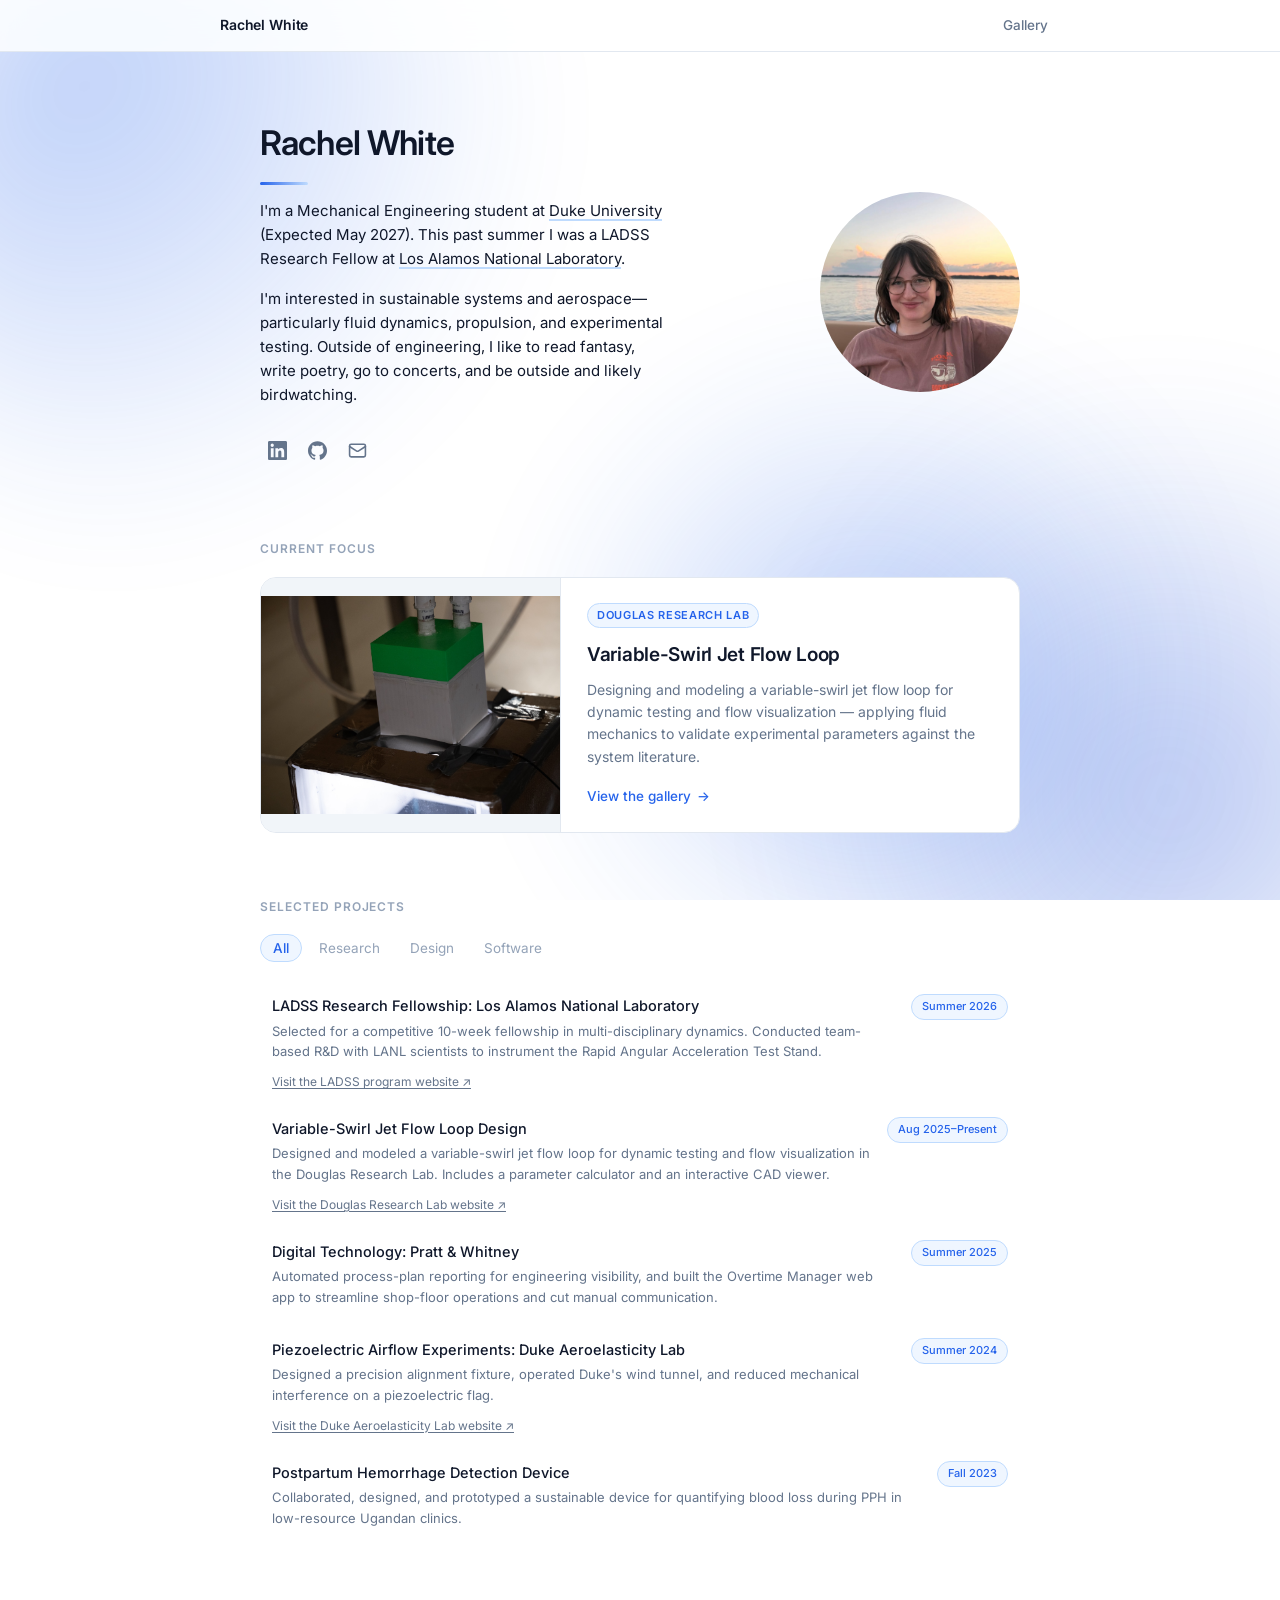
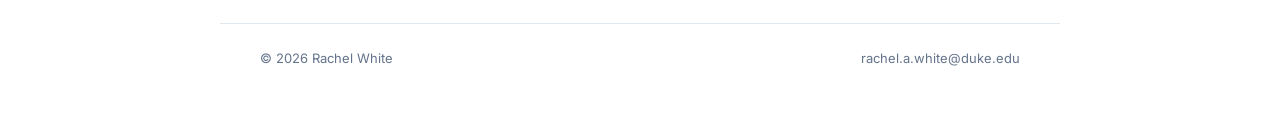
<file: index.html>
<!doctype html>
<html lang="en">
<head>
  <meta charset="utf-8">
  <meta name="viewport" content="width=device-width, initial-scale=1">
  <title>Rachel White</title>
  <meta name="description" content="Mechanical Engineering student at Duke University. Interested in aerospace, sustainable systems, and making technical work more human-centered.">
  <link rel="canonical" href="https://rachelawhite.com/">

  <!-- Social preview -->
  <meta property="og:type" content="website">
  <meta property="og:url" content="https://rachelawhite.com/">
  <meta property="og:title" content="Rachel White">
  <meta property="og:description" content="Mechanical Engineering at Duke University. Fluid dynamics, propulsion, and experimental testing.">
  <meta property="og:image" content="https://rachelawhite.com/assets/og-image.png">
  <meta property="og:image:width" content="1200">
  <meta property="og:image:height" content="630">
  <meta name="twitter:card" content="summary_large_image">
  <meta name="twitter:title" content="Rachel White">
  <meta name="twitter:description" content="Mechanical Engineering at Duke University. Fluid dynamics, propulsion, and experimental testing.">
  <meta name="twitter:image" content="https://rachelawhite.com/assets/og-image.png">


  <link rel="preconnect" href="https://fonts.googleapis.com">
  <link rel="preconnect" href="https://fonts.gstatic.com" crossorigin>
  <link href="https://fonts.googleapis.com/css2?family=Inter:wght@400;500;600;700&display=swap" rel="stylesheet">
  <link rel="stylesheet" href="assets/site.css">

  <style>
    /* ── Fluid gradient background ─────────────────────────
       Soft, slow-drifting blurred blobs behind the content,
       nudged gently by the cursor. Kept low-opacity so it
       reads as ambient texture, not a focal element. */
    .fluid-bg {
      position: fixed;
      inset: 0;
      z-index: -1;
      overflow: hidden;
      pointer-events: none;
      transition: transform 0.7s ease-out;
    }

    .fluid-blob {
      position: absolute;
      width: 52vw;
      height: 52vw;
      max-width: 680px;
      max-height: 680px;
      border-radius: 50%;
      opacity: 0.32;
      filter: blur(75px);
      will-change: transform;
    }

    .fluid-blob-1 {
      top: -14%;
      left: -10%;
      background: radial-gradient(circle at 30% 30%, var(--accent) 0%, transparent 70%);
      animation: fluidDrift1 28s ease-in-out infinite;
    }
    .fluid-blob-2 {
      bottom: -18%;
      right: -12%;
      background: radial-gradient(circle at 60% 60%, var(--accent-hover) 0%, transparent 70%);
      animation: fluidDrift2 34s ease-in-out infinite;
    }
    .fluid-blob-3 {
      top: 38%;
      left: 42%;
      background: radial-gradient(circle at 50% 50%, var(--accent) 0%, transparent 70%);
      animation: fluidDrift3 40s ease-in-out infinite;
    }

    @keyframes fluidDrift1 {
      0%, 100% { transform: translate(0, 0) scale(1); }
      50%      { transform: translate(6vw, 8vh) scale(1.12); }
    }
    @keyframes fluidDrift2 {
      0%, 100% { transform: translate(0, 0) scale(1); }
      50%      { transform: translate(-7vw, -6vh) scale(1.08); }
    }
    @keyframes fluidDrift3 {
      0%, 100% { transform: translate(0, 0) scale(1); }
      50%      { transform: translate(-5vw, 6vh) scale(1.15); }
    }

    @media (prefers-reduced-motion: reduce) {
      .fluid-blob { animation: none; }
      .fluid-bg { transition: none; }
    }

    .skip-link {
      position: absolute; left: -9999px; top: 0;
      background: var(--accent); color: #fff;
      padding: 10px 16px; border-radius: 0 0 var(--radius-sm) 0;
      font-size: 14px; font-weight: 500; text-decoration: none; z-index: 100;
    }
    .skip-link:focus { left: 0; }

    .site-nav-link {
      font-size: 13.5px;
      font-weight: 500;
      color: var(--text-muted);
      text-decoration: none;
      padding: 6px 12px;
      border-radius: 100px;
      transition: color 0.15s, background 0.15s;
    }
    .site-nav-link:hover { color: var(--text); background: var(--surface-hover); }

    .container {
      max-width: var(--measure);
      margin: 0 auto;
      padding: 64px clamp(16px, 5vw, 40px) 0;
    }

    @keyframes fadeInUp {
      from { opacity: 0; transform: translateY(14px); }
      to   { opacity: 1; transform: translateY(0); }
    }
    @keyframes expandLine {
      from { transform: scaleX(0); }
      to   { transform: scaleX(1); }
    }

    /* ── Hero ────────────────────────────────────────────── */
    .hero {
      display: flex;
      align-items: center;
      gap: 48px;
      margin-bottom: 72px;
      animation: fadeInUp 0.6s ease-out;
    }

    .hero-text { flex: 1; min-width: 0; }

    .hero h1 {
      font-size: clamp(28px, 5vw, 34px);
      font-weight: 600;
      letter-spacing: -0.025em;
      margin-bottom: 14px;
    }

    .hero h1::after {
      content: '';
      display: block;
      width: 48px;
      height: 3px;
      margin-top: 12px;
      border-radius: 2px;
      background: linear-gradient(90deg, var(--accent) 0%, var(--accent-border) 100%);
      transform: scaleX(0);
      transform-origin: left;
      animation: expandLine 0.7s ease-out 0.3s forwards;
    }

    .hero p {
      margin-bottom: 16px;
      max-width: 46ch;
      color: var(--text);
    }
    .hero p:last-of-type { margin-bottom: 26px; }

    .hero p a {
      color: var(--text);
      text-decoration: underline;
      text-decoration-color: var(--accent-border);
      text-decoration-thickness: 1.5px;
      text-underline-offset: 3px;
      transition: color 0.15s, text-decoration-color 0.15s;
    }
    .hero p a:hover { color: var(--accent); text-decoration-color: var(--accent); }

    /* ── Headshot ────────────────────────────────────────── */
    .headshot {
      display: block;
      width: 200px;
      height: 200px;
      flex-shrink: 0;
      border-radius: 50%;
      object-fit: cover;
      background: var(--surface-hover);
    }

    /* ── Social ──────────────────────────────────────────── */
    .social-links { display: flex; gap: 6px; flex-wrap: wrap; }

    .social-links a {
      color: var(--text-muted);
      text-decoration: none;
      display: flex;
      align-items: center;
      justify-content: center;
      width: 34px;
      height: 34px;
      border-radius: var(--radius-sm);
      transition: color 0.15s, background 0.15s, transform 0.15s;
    }
    .social-links a:hover {
      color: var(--accent);
      background: var(--accent-soft);
      transform: translateY(-1px);
    }
    .social-links svg { width: 19px; height: 19px; }

    /* ── Sections ────────────────────────────────────────── */
    section { margin-bottom: 64px; }

    .section-title {
      font-size: 12px;
      font-weight: 600;
      letter-spacing: 0.08em;
      text-transform: uppercase;
      color: var(--text-faint);
      margin-bottom: 18px;
    }

    /* ── Featured card ───────────────────────────────────── */
    .featured-card {
      display: grid;
      grid-template-columns: 300px 1fr;
      gap: 0;
      text-decoration: none;
      color: inherit;
      border: 1px solid var(--border);
      border-radius: var(--radius-lg);
      overflow: hidden;
      background: var(--surface);
      transition: border-color 0.2s, box-shadow 0.25s, transform 0.25s;
    }

    .featured-card:hover {
      border-color: var(--accent-border);
      box-shadow: var(--shadow);
      transform: translateY(-2px);
    }

    .featured-media {
      background: var(--surface-hover);
      border-right: 1px solid var(--border);
      display: flex;
      align-items: center;
      justify-content: center;
      min-height: 218px;
      overflow: hidden;
    }

    .featured-media img {
      width: 100%;
      height: 100%;
      max-height: 218px;
      object-fit: cover;
    }

    .featured-body { padding: 24px 26px; }

    .eyebrow {
      display: inline-block;
      font-size: 11px;
      font-weight: 600;
      letter-spacing: 0.06em;
      text-transform: uppercase;
      color: var(--accent);
      background: var(--accent-soft);
      border: 1px solid var(--accent-border);
      padding: 3px 9px;
      border-radius: 100px;
      margin-bottom: 12px;
    }

    .featured-body h3 {
      font-size: 19px;
      font-weight: 600;
      letter-spacing: -0.015em;
      margin-bottom: 8px;
    }

    .featured-body p {
      font-size: 14px;
      color: var(--text-muted);
      margin-bottom: 16px;
    }

    .featured-cta {
      font-size: 13.5px;
      font-weight: 500;
      color: var(--accent);
      display: inline-flex;
      align-items: center;
      gap: 6px;
    }

    .featured-card:hover .featured-cta .arrow { transform: translateX(3px); }
    .featured-cta .arrow { transition: transform 0.2s; }

    @media (max-width: 640px) {
      .featured-card { grid-template-columns: 1fr; }
      .featured-media { border-right: none; border-bottom: 1px solid var(--border); }
    }

    /* ── Filters ─────────────────────────────────────────── */
    .filters { display: flex; gap: 4px; flex-wrap: wrap; margin-bottom: 18px; }

    .filter-btn {
      background: none;
      border: 1px solid transparent;
      cursor: pointer;
      font-family: inherit;
      font-size: 13.5px;
      padding: 5px 12px;
      border-radius: 100px;
      color: var(--text-faint);
      transition: color 0.15s, background 0.15s, border-color 0.15s;
    }
    .filter-btn:hover { color: var(--text); background: var(--surface-hover); }

    .filter-btn[aria-pressed="true"] {
      color: var(--accent);
      background: var(--accent-soft);
      border-color: var(--accent-border);
      font-weight: 500;
    }

    /* ── Project list ────────────────────────────────────── */
    .project-list { display: flex; flex-direction: column; gap: 2px; }

    .project-item {
      display: grid;
      grid-template-columns: 1fr auto;
      align-items: baseline;
      gap: 16px;
      padding: 14px 12px;
      border-radius: var(--radius);
      text-decoration: none;
      color: var(--text);
      transition: background 0.15s, transform 0.15s;
      opacity: 0;
      animation: fadeInUp 0.5s ease-out forwards;
    }

    a.project-item:hover { background: var(--accent-soft); transform: translateX(2px); }
    a.project-item:hover .project-title { color: var(--accent); }
    a.project-item:hover .project-arrow { opacity: 1; transform: translateX(0); }

    /* Rows with no destination must not pretend to be links. */
    .project-item.is-static { cursor: default; }

    .project-item:nth-child(1) { animation-delay: 0.06s; }
    .project-item:nth-child(2) { animation-delay: 0.12s; }
    .project-item:nth-child(3) { animation-delay: 0.18s; }
    .project-item:nth-child(4) { animation-delay: 0.24s; }
    .project-item:nth-child(5) { animation-delay: 0.30s; }
    .project-item:nth-child(6) { animation-delay: 0.36s; }

    /* Once filtering starts, entrance animation must not replay. */
    .project-list.no-anim .project-item {
      animation: none !important;
      opacity: 1;
    }

    .project-left { min-width: 0; }

    .project-title {
      font-size: 14.5px;
      font-weight: 500;
      margin-bottom: 3px;
      transition: color 0.15s;
      display: flex;
      align-items: center;
      gap: 6px;
    }

    .project-arrow {
      opacity: 0;
      transform: translateX(-3px);
      transition: opacity 0.15s, transform 0.15s;
      flex-shrink: 0;
      color: var(--accent);
    }

    .project-desc { font-size: 13px; color: var(--text-muted); }

    .project-desc a {
      color: var(--text-muted);
      text-decoration: underline;
      text-underline-offset: 2px;
    }
    .project-desc a:hover { color: var(--accent); }

    .project-date {
      font-size: 11px;
      font-weight: 500;
      color: var(--accent);
      background: var(--accent-soft);
      border: 1px solid var(--accent-border);
      padding: 3px 10px;
      border-radius: 100px;
      white-space: nowrap;
      justify-self: end;
      align-self: start;
    }

    .project-item.hidden, .project-sublink.hidden { display: none; }

    .project-sublink {
      display: block;
      font-size: 12px;
      color: var(--text-muted);
      text-decoration: underline;
      text-underline-offset: 2px;
      margin: -6px 0 10px 12px;
    }
    .project-sublink:hover { color: var(--accent); }

    .empty-state {
      display: none;
      font-size: 14px;
      color: var(--text-muted);
      padding: 20px 12px;
    }
    .empty-state.visible { display: block; }

    @media (max-width: 640px) {
      .hero { flex-direction: column; align-items: flex-start; gap: 26px; margin-bottom: 56px; }
      .headshot { order: -1; width: 148px; height: 148px; }
      .hero p { max-width: none; }

      .project-item {
        grid-template-columns: 1fr;
        gap: 6px;
      }
      .project-date { justify-self: start; }
    }
  </style>
</head>
<body>

<div class="fluid-bg" id="fluid-bg" aria-hidden="true">
  <span class="fluid-blob fluid-blob-1"></span>
  <span class="fluid-blob fluid-blob-2"></span>
  <span class="fluid-blob fluid-blob-3"></span>
</div>

<a class="skip-link" href="#main">Skip to content</a>

<header class="site-nav">
  <div class="site-nav-inner">
    <a class="site-nav-brand" href="/">
      Rachel White
    </a>
    <a class="site-nav-link" href="gallery.html">Gallery</a>
  </div>
</header>

<main class="container" id="main">

  <!-- ── Hero ── -->
  <div class="hero">
    <div class="hero-text">
      <h1>Rachel White</h1>
      <p>
        I'm a Mechanical Engineering student at <a href="https://pratt.duke.edu/" target="_blank" rel="noopener">Duke University</a> (Expected May 2027). This past summer I was a LADSS Research Fellow at <a href="https://www.lanl.gov" target="_blank" rel="noopener">Los Alamos National Laboratory</a>.
      </p>
      <p>
        I'm interested in sustainable systems and aerospace&mdash;particularly fluid dynamics, propulsion, and experimental testing. Outside of engineering, I like to read fantasy, write poetry, go to concerts, and be outside and likely birdwatching.
      </p>
      <div class="social-links">
        <a href="https://www.linkedin.com/in/rachelwhite10/" target="_blank" rel="noopener" aria-label="LinkedIn">
          <svg viewBox="0 0 24 24" fill="currentColor" aria-hidden="true">
            <path d="M20.447 20.452h-3.554v-5.569c0-1.328-.027-3.037-1.852-3.037-1.853 0-2.136 1.445-2.136 2.939v5.667H9.351V9h3.414v1.561h.046c.477-.9 1.637-1.85 3.37-1.85 3.601 0 4.267 2.37 4.267 5.455v6.286zM5.337 7.433a2.062 2.062 0 01-2.063-2.065 2.064 2.064 0 112.063 2.065zm1.782 13.019H3.555V9h3.564v11.452zM22.225 0H1.771C.792 0 0 .774 0 1.729v20.542C0 23.227.792 24 1.771 24h20.451C23.2 24 24 23.227 24 22.271V1.729C24 .774 23.2 0 22.222 0h.003z"/>
          </svg>
        </a>
        <a href="https://github.com/rachelawhite53" target="_blank" rel="noopener" aria-label="GitHub">
          <svg viewBox="0 0 24 24" fill="currentColor" aria-hidden="true">
            <path d="M12 .297c-6.63 0-12 5.373-12 12 0 5.303 3.438 9.8 8.205 11.385.6.113.82-.258.82-.577 0-.285-.01-1.04-.015-2.04-3.338.724-4.042-1.61-4.042-1.61C4.422 18.07 3.633 17.7 3.633 17.7c-1.087-.744.084-.729.084-.729 1.205.084 1.838 1.236 1.838 1.236 1.07 1.835 2.809 1.305 3.495.998.108-.776.417-1.305.76-1.605-2.665-.3-5.466-1.332-5.466-5.93 0-1.31.465-2.38 1.235-3.22-.135-.303-.54-1.523.105-3.176 0 0 1.005-.322 3.3 1.23.96-.267 1.98-.399 3-.405 1.02.006 2.04.138 3 .405 2.28-1.552 3.285-1.23 3.285-1.23.645 1.653.24 2.873.12 3.176.765.84 1.23 1.91 1.23 3.22 0 4.61-2.805 5.625-5.475 5.92.42.36.81 1.096.81 2.22 0 1.606-.015 2.896-.015 3.286 0 .315.21.69.825.57C20.565 22.092 24 17.592 24 12.297c0-6.627-5.373-12-12-12"/>
          </svg>
        </a>
        <a href="mailto:rachel.a.white@duke.edu" aria-label="Email">
          <svg viewBox="0 0 24 24" fill="none" stroke="currentColor" stroke-width="2" stroke-linecap="round" stroke-linejoin="round" aria-hidden="true">
            <rect x="2" y="4" width="20" height="16" rx="2"/>
            <path d="m22 7-8.97 5.7a1.94 1.94 0 0 1-2.06 0L2 7"/>
          </svg>
        </a>
      </div>
    </div>

    <img src="pfp.jpg" alt="Rachel White" class="headshot" width="200" height="200">
  </div>

  <!-- ── Featured ── -->
  <section aria-labelledby="current-title">
    <h2 class="section-title" id="current-title">Current Focus</h2>
    <a class="featured-card" href="gallery.html">
      <div class="featured-media">
        <img src="gallery/swirler.jpg" alt="Swirler nozzle head mounted in the light box for flow visualization testing.">
      </div>
      <div class="featured-body">
        <span class="eyebrow">Douglas Research Lab</span>
        <h3>Variable-Swirl Jet Flow Loop</h3>
        <p>Designing and modeling a variable-swirl jet flow loop for dynamic testing and flow visualization &mdash; applying fluid mechanics to validate experimental parameters against the system literature.</p>
        <span class="featured-cta">View the gallery <span class="arrow" aria-hidden="true">&rarr;</span></span>
      </div>
    </a>
  </section>

  <!-- ── Projects ── -->
  <section id="projects" aria-labelledby="projects-title">
    <h2 class="section-title" id="projects-title">Selected Projects</h2>

    <div class="filters" role="group" aria-label="Filter projects by category">
      <button class="filter-btn" data-filter="all" aria-pressed="true">All</button>
      <button class="filter-btn" data-filter="research" aria-pressed="false">Research</button>
      <button class="filter-btn" data-filter="design" aria-pressed="false">Design</button>
      <button class="filter-btn" data-filter="software" aria-pressed="false">Software</button>
    </div>

    <div class="project-list" id="project-list">

      <a class="project-item" data-category="research" href="ladss-fellowship.pdf" target="_blank" rel="noopener">
        <div class="project-left">
          <div class="project-title">LADSS Research Fellowship: Los Alamos National Laboratory <span class="project-arrow" aria-hidden="true">&#8599;</span></div>
          <div class="project-desc">Selected for a competitive 10-week fellowship in multi-disciplinary dynamics. Conducted team-based R&amp;D with LANL scientists to instrument the Rapid Angular Acceleration Test Stand.</div>
        </div>
        <div class="project-date">Summer 2026</div>
      </a>
      <a class="project-sublink" data-category="research" href="https://www.lanl.gov/engage/collaboration/internships/summer-schools/ladss" target="_blank" rel="noopener">Visit the LADSS program website &#8599;</a>

      <a class="project-item" data-category="research" href="calcs.html">
        <div class="project-left">
          <div class="project-title">Variable-Swirl Jet Flow Loop Design <span class="project-arrow" aria-hidden="true">&rarr;</span></div>
          <div class="project-desc">Designed and modeled a variable-swirl jet flow loop for dynamic testing and flow visualization in the Douglas Research Lab. Includes a parameter calculator and an interactive CAD viewer.</div>
        </div>
        <div class="project-date">Aug 2025&ndash;Present</div>
      </a>
      <a class="project-sublink" data-category="research" href="https://douglas.pratt.duke.edu" target="_blank" rel="noopener">Visit the Douglas Research Lab website &#8599;</a>

      <div class="project-item is-static" data-category="software">
        <div class="project-left">
          <div class="project-title">Digital Technology: Pratt &amp; Whitney</div>
          <div class="project-desc">Automated process-plan reporting for engineering visibility, and built the Overtime Manager web app to streamline shop-floor operations and cut manual communication.</div>
        </div>
        <div class="project-date">Summer 2025</div>
      </div>

      <a class="project-item" data-category="research" href="duke-aero-lab.pdf" target="_blank" rel="noopener">
        <div class="project-left">
          <div class="project-title">Piezoelectric Airflow Experiments: Duke Aeroelasticity Lab <span class="project-arrow" aria-hidden="true">&#8599;</span></div>
          <div class="project-desc">Designed a precision alignment fixture, operated Duke's wind tunnel, and reduced mechanical interference on a piezoelectric flag.</div>
        </div>
        <div class="project-date">Summer 2024</div>
      </a>
      <a class="project-sublink" data-category="research" href="https://aeroelasticity.pratt.duke.edu" target="_blank" rel="noopener">Visit the Duke Aeroelasticity Lab website &#8599;</a>

      <a class="project-item" data-category="design" href="pph-poster.pdf" target="_blank" rel="noopener">
        <div class="project-left">
          <div class="project-title">Postpartum Hemorrhage Detection Device <span class="project-arrow" aria-hidden="true">&#8599;</span></div>
          <div class="project-desc">Collaborated, designed, and prototyped a sustainable device for quantifying blood loss during PPH in low-resource Ugandan clinics.</div>
        </div>
        <div class="project-date">Fall 2023</div>
      </a>

    </div>

    <p class="empty-state" id="empty-state">No projects in this category yet.</p>
  </section>

</main>

<footer class="site-footer">
  <span>&copy; <span id="year"></span> Rachel White</span>
  <a href="mailto:rachel.a.white@duke.edu">rachel.a.white@duke.edu</a>
</footer>

<script>
  document.getElementById('year').textContent = new Date().getFullYear();

  const btns  = document.querySelectorAll('.filter-btn');
  const list  = document.getElementById('project-list');
  const items = list.querySelectorAll('.project-item, .project-sublink');
  const empty = document.getElementById('empty-state');

  btns.forEach(btn => {
    btn.addEventListener('click', () => {
      // Stop the entrance animation replaying on every filter change.
      list.classList.add('no-anim');

      btns.forEach(b => b.setAttribute('aria-pressed', String(b === btn)));

      const filter = btn.dataset.filter;
      let shown = 0;

      items.forEach(item => {
        const match = filter === 'all' || item.dataset.category === filter;
        item.classList.toggle('hidden', !match);
        if (match) shown++;
      });

      empty.classList.toggle('visible', shown === 0);
    });
  });

  // Nudge the fluid background gently toward the cursor.
  const fluidBg = document.getElementById('fluid-bg');
  if (fluidBg && !window.matchMedia('(prefers-reduced-motion: reduce)').matches) {
    let raf = null;
    window.addEventListener('mousemove', (e) => {
      const x = (e.clientX / window.innerWidth - 0.5) * 48;
      const y = (e.clientY / window.innerHeight - 0.5) * 48;
      if (raf) cancelAnimationFrame(raf);
      raf = requestAnimationFrame(() => {
        fluidBg.style.transform = `translate(${x}px, ${y}px)`;
      });
    });
  }
</script>
</body>
</html>
</file>
<file: assets/site.css>
/* ============================================================
   Shared design tokens + chrome for rachelawhite.com
   Loaded by index.html, calcs.html, swirler.html
   ============================================================ */

/* ── Tokens ─────────────────────────────────────────────── */
:root {
  --bg:            #ffffff;
  --bg-subtle:     #f8fafc;
  --surface:       #ffffff;
  --surface-hover: #f1f5f9;

  --text:          #0f172a;
  --text-muted:    #64748b;
  --text-faint:    #94a3b8;

  --border:        #e2e8f0;
  --border-strong: #cbd5e1;

  --accent:        #2563eb;
  --accent-hover:  #1d4ed8;
  --accent-soft:   #eff6ff;
  --accent-border: #bfdbfe;

  /* Chart / data series — distinguishable in both themes and
     for the most common forms of color vision deficiency. */
  --series-1:      #2563eb;  /* blue   — swirl number S */
  --series-2:      #ea580c;  /* orange — Reynolds number */

  --radius-sm: 6px;
  --radius:    10px;
  --radius-lg: 16px;

  --shadow-sm: 0 1px 2px rgb(15 23 42 / 0.06);
  --shadow:    0 4px 12px -2px rgb(15 23 42 / 0.08), 0 2px 6px -2px rgb(15 23 42 / 0.04);
  --shadow-lg: 0 20px 40px -12px rgb(15 23 42 / 0.16);

  --font: 'Inter', -apple-system, BlinkMacSystemFont, 'Segoe UI', sans-serif;
  --mono: ui-monospace, SFMono-Regular, 'SF Mono', Menlo, monospace;

  --measure: 840px;
  --nav-h: 52px;
}

@media (prefers-color-scheme: dark) {
  :root {
    --bg:            #0b1120;
    --bg-subtle:     #0f172a;
    --surface:       #131c2f;
    --surface-hover: #1c2740;

    --text:          #e6edf7;
    --text-muted:    #94a3b8;
    --text-faint:    #64748b;

    --border:        #1e293b;
    --border-strong: #334155;

    --accent:        #60a5fa;
    --accent-hover:  #93c5fd;
    --accent-soft:   rgb(96 165 250 / 0.12);
    --accent-border: rgb(96 165 250 / 0.30);

    --series-1:      #60a5fa;
    --series-2:      #fb923c;

    --shadow-sm: 0 1px 2px rgb(0 0 0 / 0.4);
    --shadow:    0 4px 12px -2px rgb(0 0 0 / 0.5), 0 2px 6px -2px rgb(0 0 0 / 0.3);
    --shadow-lg: 0 20px 40px -12px rgb(0 0 0 / 0.6);
  }
}

/* ── Base ───────────────────────────────────────────────── */
*, *::before, *::after { box-sizing: border-box; margin: 0; padding: 0; }

html { scroll-behavior: smooth; }

body {
  font-family: var(--font);
  background: var(--bg);
  color: var(--text);
  font-size: 15px;
  line-height: 1.6;
  -webkit-font-smoothing: antialiased;
  -moz-osx-font-smoothing: grayscale;
}

a { color: var(--accent); }

/* One visible focus treatment everywhere, keyboard-only. */
:focus-visible {
  outline: 2px solid var(--accent);
  outline-offset: 2px;
  border-radius: 3px;
}

/* ── Shared header ──────────────────────────────────────── */
.site-nav {
  position: sticky;
  top: 0;
  z-index: 50;
  display: flex;
  align-items: center;
  justify-content: space-between;
  gap: 16px;
  height: var(--nav-h);
  padding: 0 clamp(16px, 5vw, 40px);
  background: color-mix(in srgb, var(--bg) 85%, transparent);
  backdrop-filter: saturate(180%) blur(12px);
  -webkit-backdrop-filter: saturate(180%) blur(12px);
  border-bottom: 1px solid var(--border);
}

.site-nav-inner {
  width: 100%;
  max-width: var(--measure);
  margin: 0 auto;
  display: flex;
  align-items: center;
  justify-content: space-between;
  gap: 16px;
}

.site-nav-brand {
  font-size: 14px;
  font-weight: 600;
  letter-spacing: -0.01em;
  color: var(--text);
  text-decoration: none;
  white-space: nowrap;
  display: inline-flex;
  align-items: center;
  gap: 7px;
}

.site-nav-brand .mark {
  width: 20px;
  height: 20px;
  flex-shrink: 0;
}

@media (max-width: 560px) {
  .site-nav { height: 48px; }
}

/* ── Project sub-nav ────────────────────────────────────
   Second level, used by the three flow-loop pages. Pages set
   their own --measure so this lines up with their container. */
.project-nav {
  max-width: var(--measure);
  margin: 0 auto;
  padding: 26px clamp(16px, 5vw, 40px) 0;
  display: flex;
  align-items: center;
  gap: 4px;
  flex-wrap: wrap;
}

.project-nav .project-nav-label {
  font-size: 11px;
  font-weight: 600;
  letter-spacing: 0.07em;
  text-transform: uppercase;
  color: var(--text-faint);
  margin-right: 10px;
}

.project-nav a {
  font-size: 13.5px;
  font-weight: 500;
  color: var(--text-muted);
  text-decoration: none;
  padding: 5px 12px;
  border-radius: 100px;
  border: 1px solid transparent;
  transition: color 0.15s, background 0.15s, border-color 0.15s;
  white-space: nowrap;
}

.project-nav a:hover { color: var(--text); background: var(--surface-hover); }

.project-nav a[aria-current="page"] {
  color: var(--accent);
  background: var(--accent-soft);
  border-color: var(--accent-border);
}

.project-nav .ext::after {
  content: ' \2197';
  font-size: 0.85em;
  opacity: 0.7;
}

@media (max-width: 560px) {
  .project-nav { padding-top: 18px; }
  .project-nav .project-nav-label { width: 100%; margin-bottom: 4px; }
}

/* ── Shared footer ──────────────────────────────────────── */
.site-footer {
  max-width: var(--measure);
  margin: 80px auto 0;
  padding: 24px clamp(16px, 5vw, 40px) 48px;
  border-top: 1px solid var(--border);
  font-size: 13px;
  color: var(--text-muted);
  display: flex;
  justify-content: space-between;
  align-items: center;
  gap: 16px;
  flex-wrap: wrap;
}

.site-footer a {
  color: var(--text-muted);
  text-decoration: none;
}

.site-footer a:hover { color: var(--text); }

/* ── Motion ─────────────────────────────────────────────── */
@media (prefers-reduced-motion: reduce) {
  html { scroll-behavior: auto; }
  *, *::before, *::after {
    animation-duration: 0.01ms !important;
    animation-iteration-count: 1 !important;
    transition-duration: 0.01ms !important;
  }
}
</file>
